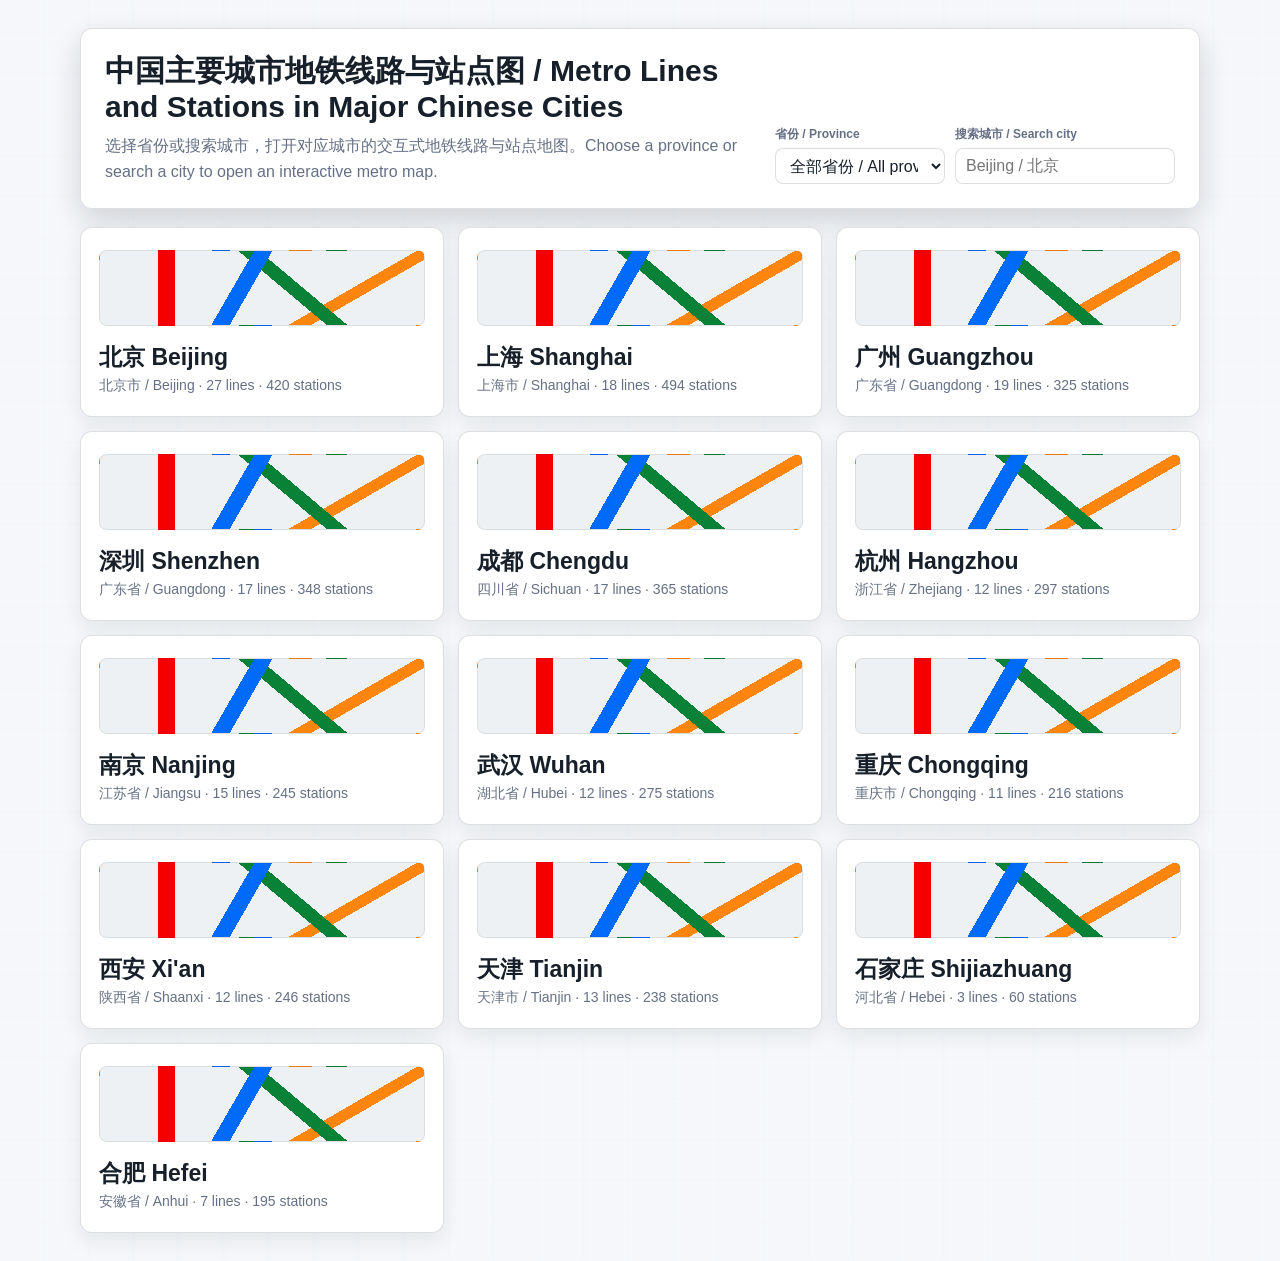
<file: index.html>
<!doctype html>
<html lang="zh-CN">
  <head>
    <meta charset="utf-8" />
    <meta name="viewport" content="width=device-width, initial-scale=1" />
    <title>中国主要城市地铁线路与站点图 / Metro Lines and Stations in Major Chinese Cities</title>
    <link rel="stylesheet" href="vendor/leaflet/leaflet.css" />
    <link rel="stylesheet" href="styles.css" />
  </head>
  <body>
    <main class="app-shell">
      <section id="home-view" class="home-view">
        <header class="home-header">
          <div>
            <h1>中国主要城市地铁线路与站点图 / Metro Lines and Stations in Major Chinese Cities</h1>
            <p>选择省份或搜索城市，打开对应城市的交互式地铁线路与站点地图。Choose a province or search a city to open an interactive metro map.</p>
          </div>
          <div class="home-controls">
            <label class="field">
              <span>省份 / Province</span>
              <select id="province-filter"></select>
            </label>
            <label class="field">
              <span>搜索城市 / Search city</span>
              <input id="city-search" type="search" placeholder="Beijing / 北京" autocomplete="off" />
            </label>
          </div>
        </header>

        <section id="city-grid" class="city-grid" aria-label="Metro city list"></section>
      </section>

      <section id="map-view" class="map-view" hidden>
        <div id="map"></div>
        <header id="map-topbar" class="map-topbar">
          <button id="back-home" type="button">城市 / Cities</button>
          <div>
            <h2 id="city-title"></h2>
            <p id="city-subtitle"></p>
          </div>
          <div class="map-tools">
            <label class="field compact">
              <span>底图 / Basemap</span>
              <select id="style-select">
                <option value="amap-muted" selected>高德黑白 / Gaode muted</option>
                <option value="amap-colorful">高德彩色 / Gaode colorful</option>
                <option value="osm-muted">OSM muted</option>
                <option value="osm-colorful">OSM colorful</option>
              </select>
            </label>
            <label class="field compact">
              <span>站点 / Station</span>
              <input id="station-search" type="search" placeholder="站名 / Station" autocomplete="off" />
            </label>
            <button id="toggle-stations" type="button" aria-pressed="true">站点 / Stations</button>
            <button id="toggle-labels" type="button" aria-pressed="true">站名 / Labels</button>
            <button id="toggle-lines" type="button" aria-pressed="true">线路 / Lines</button>
            <button id="locate-me" type="button" aria-pressed="false">定位 / Locate</button>
            <button id="fit-map" type="button">全图 / Fit</button>
          </div>
          <button id="collapse-topbar" class="collapse-tab top-collapse" type="button" aria-expanded="true" aria-label="折叠顶部工具 / Collapse tools">⌃</button>
        </header>
        <aside id="line-legend" class="legend" aria-label="Line filters">
          <button id="collapse-legend" class="collapse-tab bottom-collapse" type="button" aria-expanded="true" aria-label="折叠线路列表 / Collapse lines">⌄</button>
          <div class="legend-title">线路 / Lines</div>
          <div id="line-filters" class="line-filters"></div>
        </aside>
      </section>
    </main>

    <script src="vendor/leaflet/leaflet.js"></script>
    <script src="cities.js"></script>
    <script src="app.js"></script>
  </body>
</html>
</file>
<file: vendor/leaflet/leaflet.css>
/* required styles */

.leaflet-pane,
.leaflet-tile,
.leaflet-marker-icon,
.leaflet-marker-shadow,
.leaflet-tile-container,
.leaflet-pane > svg,
.leaflet-pane > canvas,
.leaflet-zoom-box,
.leaflet-image-layer,
.leaflet-layer {
	position: absolute;
	left: 0;
	top: 0;
	}
.leaflet-container {
	overflow: hidden;
	}
.leaflet-tile,
.leaflet-marker-icon,
.leaflet-marker-shadow {
	-webkit-user-select: none;
	   -moz-user-select: none;
	        user-select: none;
	  -webkit-user-drag: none;
	}
/* Prevents IE11 from highlighting tiles in blue */
.leaflet-tile::selection {
	background: transparent;
}
/* Safari renders non-retina tile on retina better with this, but Chrome is worse */
.leaflet-safari .leaflet-tile {
	image-rendering: -webkit-optimize-contrast;
	}
/* hack that prevents hw layers "stretching" when loading new tiles */
.leaflet-safari .leaflet-tile-container {
	width: 1600px;
	height: 1600px;
	-webkit-transform-origin: 0 0;
	}
.leaflet-marker-icon,
.leaflet-marker-shadow {
	display: block;
	}
/* .leaflet-container svg: reset svg max-width decleration shipped in Joomla! (joomla.org) 3.x */
/* .leaflet-container img: map is broken in FF if you have max-width: 100% on tiles */
.leaflet-container .leaflet-overlay-pane svg {
	max-width: none !important;
	max-height: none !important;
	}
.leaflet-container .leaflet-marker-pane img,
.leaflet-container .leaflet-shadow-pane img,
.leaflet-container .leaflet-tile-pane img,
.leaflet-container img.leaflet-image-layer,
.leaflet-container .leaflet-tile {
	max-width: none !important;
	max-height: none !important;
	width: auto;
	padding: 0;
	}

.leaflet-container img.leaflet-tile {
	/* See: https://bugs.chromium.org/p/chromium/issues/detail?id=600120 */
	mix-blend-mode: plus-lighter;
}

.leaflet-container.leaflet-touch-zoom {
	-ms-touch-action: pan-x pan-y;
	touch-action: pan-x pan-y;
	}
.leaflet-container.leaflet-touch-drag {
	-ms-touch-action: pinch-zoom;
	/* Fallback for FF which doesn't support pinch-zoom */
	touch-action: none;
	touch-action: pinch-zoom;
}
.leaflet-container.leaflet-touch-drag.leaflet-touch-zoom {
	-ms-touch-action: none;
	touch-action: none;
}
.leaflet-container {
	-webkit-tap-highlight-color: transparent;
}
.leaflet-container a {
	-webkit-tap-highlight-color: rgba(51, 181, 229, 0.4);
}
.leaflet-tile {
	filter: inherit;
	visibility: hidden;
	}
.leaflet-tile-loaded {
	visibility: inherit;
	}
.leaflet-zoom-box {
	width: 0;
	height: 0;
	-moz-box-sizing: border-box;
	     box-sizing: border-box;
	z-index: 800;
	}
/* workaround for https://bugzilla.mozilla.org/show_bug.cgi?id=888319 */
.leaflet-overlay-pane svg {
	-moz-user-select: none;
	}

.leaflet-pane         { z-index: 400; }

.leaflet-tile-pane    { z-index: 200; }
.leaflet-overlay-pane { z-index: 400; }
.leaflet-shadow-pane  { z-index: 500; }
.leaflet-marker-pane  { z-index: 600; }
.leaflet-tooltip-pane   { z-index: 650; }
.leaflet-popup-pane   { z-index: 700; }

.leaflet-map-pane canvas { z-index: 100; }
.leaflet-map-pane svg    { z-index: 200; }

.leaflet-vml-shape {
	width: 1px;
	height: 1px;
	}
.lvml {
	behavior: url(#default#VML);
	display: inline-block;
	position: absolute;
	}


/* control positioning */

.leaflet-control {
	position: relative;
	z-index: 800;
	pointer-events: visiblePainted; /* IE 9-10 doesn't have auto */
	pointer-events: auto;
	}
.leaflet-top,
.leaflet-bottom {
	position: absolute;
	z-index: 1000;
	pointer-events: none;
	}
.leaflet-top {
	top: 0;
	}
.leaflet-right {
	right: 0;
	}
.leaflet-bottom {
	bottom: 0;
	}
.leaflet-left {
	left: 0;
	}
.leaflet-control {
	float: left;
	clear: both;
	}
.leaflet-right .leaflet-control {
	float: right;
	}
.leaflet-top .leaflet-control {
	margin-top: 10px;
	}
.leaflet-bottom .leaflet-control {
	margin-bottom: 10px;
	}
.leaflet-left .leaflet-control {
	margin-left: 10px;
	}
.leaflet-right .leaflet-control {
	margin-right: 10px;
	}


/* zoom and fade animations */

.leaflet-fade-anim .leaflet-popup {
	opacity: 0;
	-webkit-transition: opacity 0.2s linear;
	   -moz-transition: opacity 0.2s linear;
	        transition: opacity 0.2s linear;
	}
.leaflet-fade-anim .leaflet-map-pane .leaflet-popup {
	opacity: 1;
	}
.leaflet-zoom-animated {
	-webkit-transform-origin: 0 0;
	    -ms-transform-origin: 0 0;
	        transform-origin: 0 0;
	}
svg.leaflet-zoom-animated {
	will-change: transform;
}

.leaflet-zoom-anim .leaflet-zoom-animated {
	-webkit-transition: -webkit-transform 0.25s cubic-bezier(0,0,0.25,1);
	   -moz-transition:    -moz-transform 0.25s cubic-bezier(0,0,0.25,1);
	        transition:         transform 0.25s cubic-bezier(0,0,0.25,1);
	}
.leaflet-zoom-anim .leaflet-tile,
.leaflet-pan-anim .leaflet-tile {
	-webkit-transition: none;
	   -moz-transition: none;
	        transition: none;
	}

.leaflet-zoom-anim .leaflet-zoom-hide {
	visibility: hidden;
	}


/* cursors */

.leaflet-interactive {
	cursor: pointer;
	}
.leaflet-grab {
	cursor: -webkit-grab;
	cursor:    -moz-grab;
	cursor:         grab;
	}
.leaflet-crosshair,
.leaflet-crosshair .leaflet-interactive {
	cursor: crosshair;
	}
.leaflet-popup-pane,
.leaflet-control {
	cursor: auto;
	}
.leaflet-dragging .leaflet-grab,
.leaflet-dragging .leaflet-grab .leaflet-interactive,
.leaflet-dragging .leaflet-marker-draggable {
	cursor: move;
	cursor: -webkit-grabbing;
	cursor:    -moz-grabbing;
	cursor:         grabbing;
	}

/* marker & overlays interactivity */
.leaflet-marker-icon,
.leaflet-marker-shadow,
.leaflet-image-layer,
.leaflet-pane > svg path,
.leaflet-tile-container {
	pointer-events: none;
	}

.leaflet-marker-icon.leaflet-interactive,
.leaflet-image-layer.leaflet-interactive,
.leaflet-pane > svg path.leaflet-interactive,
svg.leaflet-image-layer.leaflet-interactive path {
	pointer-events: visiblePainted; /* IE 9-10 doesn't have auto */
	pointer-events: auto;
	}

/* visual tweaks */

.leaflet-container {
	background: #ddd;
	outline-offset: 1px;
	}
.leaflet-container a {
	color: #0078A8;
	}
.leaflet-zoom-box {
	border: 2px dotted #38f;
	background: rgba(255,255,255,0.5);
	}


/* general typography */
.leaflet-container {
	font-family: "Helvetica Neue", Arial, Helvetica, sans-serif;
	font-size: 12px;
	font-size: 0.75rem;
	line-height: 1.5;
	}


/* general toolbar styles */

.leaflet-bar {
	box-shadow: 0 1px 5px rgba(0,0,0,0.65);
	border-radius: 4px;
	}
.leaflet-bar a {
	background-color: #fff;
	border-bottom: 1px solid #ccc;
	width: 26px;
	height: 26px;
	line-height: 26px;
	display: block;
	text-align: center;
	text-decoration: none;
	color: black;
	}
.leaflet-bar a,
.leaflet-control-layers-toggle {
	background-position: 50% 50%;
	background-repeat: no-repeat;
	display: block;
	}
.leaflet-bar a:hover,
.leaflet-bar a:focus {
	background-color: #f4f4f4;
	}
.leaflet-bar a:first-child {
	border-top-left-radius: 4px;
	border-top-right-radius: 4px;
	}
.leaflet-bar a:last-child {
	border-bottom-left-radius: 4px;
	border-bottom-right-radius: 4px;
	border-bottom: none;
	}
.leaflet-bar a.leaflet-disabled {
	cursor: default;
	background-color: #f4f4f4;
	color: #bbb;
	}

.leaflet-touch .leaflet-bar a {
	width: 30px;
	height: 30px;
	line-height: 30px;
	}
.leaflet-touch .leaflet-bar a:first-child {
	border-top-left-radius: 2px;
	border-top-right-radius: 2px;
	}
.leaflet-touch .leaflet-bar a:last-child {
	border-bottom-left-radius: 2px;
	border-bottom-right-radius: 2px;
	}

/* zoom control */

.leaflet-control-zoom-in,
.leaflet-control-zoom-out {
	font: bold 18px 'Lucida Console', Monaco, monospace;
	text-indent: 1px;
	}

.leaflet-touch .leaflet-control-zoom-in, .leaflet-touch .leaflet-control-zoom-out  {
	font-size: 22px;
	}


/* layers control */

.leaflet-control-layers {
	box-shadow: 0 1px 5px rgba(0,0,0,0.4);
	background: #fff;
	border-radius: 5px;
	}
.leaflet-control-layers-toggle {
	background-image: url(images/layers.png);
	width: 36px;
	height: 36px;
	}
.leaflet-retina .leaflet-control-layers-toggle {
	background-image: url(images/layers-2x.png);
	background-size: 26px 26px;
	}
.leaflet-touch .leaflet-control-layers-toggle {
	width: 44px;
	height: 44px;
	}
.leaflet-control-layers .leaflet-control-layers-list,
.leaflet-control-layers-expanded .leaflet-control-layers-toggle {
	display: none;
	}
.leaflet-control-layers-expanded .leaflet-control-layers-list {
	display: block;
	position: relative;
	}
.leaflet-control-layers-expanded {
	padding: 6px 10px 6px 6px;
	color: #333;
	background: #fff;
	}
.leaflet-control-layers-scrollbar {
	overflow-y: scroll;
	overflow-x: hidden;
	padding-right: 5px;
	}
.leaflet-control-layers-selector {
	margin-top: 2px;
	position: relative;
	top: 1px;
	}
.leaflet-control-layers label {
	display: block;
	font-size: 13px;
	font-size: 1.08333em;
	}
.leaflet-control-layers-separator {
	height: 0;
	border-top: 1px solid #ddd;
	margin: 5px -10px 5px -6px;
	}

/* Default icon URLs */
.leaflet-default-icon-path { /* used only in path-guessing heuristic, see L.Icon.Default */
	background-image: url(images/marker-icon.png);
	}


/* attribution and scale controls */

.leaflet-container .leaflet-control-attribution {
	background: #fff;
	background: rgba(255, 255, 255, 0.8);
	margin: 0;
	}
.leaflet-control-attribution,
.leaflet-control-scale-line {
	padding: 0 5px;
	color: #333;
	line-height: 1.4;
	}
.leaflet-control-attribution a {
	text-decoration: none;
	}
.leaflet-control-attribution a:hover,
.leaflet-control-attribution a:focus {
	text-decoration: underline;
	}
.leaflet-attribution-flag {
	display: inline !important;
	vertical-align: baseline !important;
	width: 1em;
	height: 0.6669em;
	}
.leaflet-left .leaflet-control-scale {
	margin-left: 5px;
	}
.leaflet-bottom .leaflet-control-scale {
	margin-bottom: 5px;
	}
.leaflet-control-scale-line {
	border: 2px solid #777;
	border-top: none;
	line-height: 1.1;
	padding: 2px 5px 1px;
	white-space: nowrap;
	-moz-box-sizing: border-box;
	     box-sizing: border-box;
	background: rgba(255, 255, 255, 0.8);
	text-shadow: 1px 1px #fff;
	}
.leaflet-control-scale-line:not(:first-child) {
	border-top: 2px solid #777;
	border-bottom: none;
	margin-top: -2px;
	}
.leaflet-control-scale-line:not(:first-child):not(:last-child) {
	border-bottom: 2px solid #777;
	}

.leaflet-touch .leaflet-control-attribution,
.leaflet-touch .leaflet-control-layers,
.leaflet-touch .leaflet-bar {
	box-shadow: none;
	}
.leaflet-touch .leaflet-control-layers,
.leaflet-touch .leaflet-bar {
	border: 2px solid rgba(0,0,0,0.2);
	background-clip: padding-box;
	}


/* popup */

.leaflet-popup {
	position: absolute;
	text-align: center;
	margin-bottom: 20px;
	}
.leaflet-popup-content-wrapper {
	padding: 1px;
	text-align: left;
	border-radius: 12px;
	}
.leaflet-popup-content {
	margin: 13px 24px 13px 20px;
	line-height: 1.3;
	font-size: 13px;
	font-size: 1.08333em;
	min-height: 1px;
	}
.leaflet-popup-content p {
	margin: 17px 0;
	margin: 1.3em 0;
	}
.leaflet-popup-tip-container {
	width: 40px;
	height: 20px;
	position: absolute;
	left: 50%;
	margin-top: -1px;
	margin-left: -20px;
	overflow: hidden;
	pointer-events: none;
	}
.leaflet-popup-tip {
	width: 17px;
	height: 17px;
	padding: 1px;

	margin: -10px auto 0;
	pointer-events: auto;

	-webkit-transform: rotate(45deg);
	   -moz-transform: rotate(45deg);
	    -ms-transform: rotate(45deg);
	        transform: rotate(45deg);
	}
.leaflet-popup-content-wrapper,
.leaflet-popup-tip {
	background: white;
	color: #333;
	box-shadow: 0 3px 14px rgba(0,0,0,0.4);
	}
.leaflet-container a.leaflet-popup-close-button {
	position: absolute;
	top: 0;
	right: 0;
	border: none;
	text-align: center;
	width: 24px;
	height: 24px;
	font: 16px/24px Tahoma, Verdana, sans-serif;
	color: #757575;
	text-decoration: none;
	background: transparent;
	}
.leaflet-container a.leaflet-popup-close-button:hover,
.leaflet-container a.leaflet-popup-close-button:focus {
	color: #585858;
	}
.leaflet-popup-scrolled {
	overflow: auto;
	}

.leaflet-oldie .leaflet-popup-content-wrapper {
	-ms-zoom: 1;
	}
.leaflet-oldie .leaflet-popup-tip {
	width: 24px;
	margin: 0 auto;

	-ms-filter: "progid:DXImageTransform.Microsoft.Matrix(M11=0.70710678, M12=0.70710678, M21=-0.70710678, M22=0.70710678)";
	filter: progid:DXImageTransform.Microsoft.Matrix(M11=0.70710678, M12=0.70710678, M21=-0.70710678, M22=0.70710678);
	}

.leaflet-oldie .leaflet-control-zoom,
.leaflet-oldie .leaflet-control-layers,
.leaflet-oldie .leaflet-popup-content-wrapper,
.leaflet-oldie .leaflet-popup-tip {
	border: 1px solid #999;
	}


/* div icon */

.leaflet-div-icon {
	background: #fff;
	border: 1px solid #666;
	}


/* Tooltip */
/* Base styles for the element that has a tooltip */
.leaflet-tooltip {
	position: absolute;
	padding: 6px;
	background-color: #fff;
	border: 1px solid #fff;
	border-radius: 3px;
	color: #222;
	white-space: nowrap;
	-webkit-user-select: none;
	-moz-user-select: none;
	-ms-user-select: none;
	user-select: none;
	pointer-events: none;
	box-shadow: 0 1px 3px rgba(0,0,0,0.4);
	}
.leaflet-tooltip.leaflet-interactive {
	cursor: pointer;
	pointer-events: auto;
	}
.leaflet-tooltip-top:before,
.leaflet-tooltip-bottom:before,
.leaflet-tooltip-left:before,
.leaflet-tooltip-right:before {
	position: absolute;
	pointer-events: none;
	border: 6px solid transparent;
	background: transparent;
	content: "";
	}

/* Directions */

.leaflet-tooltip-bottom {
	margin-top: 6px;
}
.leaflet-tooltip-top {
	margin-top: -6px;
}
.leaflet-tooltip-bottom:before,
.leaflet-tooltip-top:before {
	left: 50%;
	margin-left: -6px;
	}
.leaflet-tooltip-top:before {
	bottom: 0;
	margin-bottom: -12px;
	border-top-color: #fff;
	}
.leaflet-tooltip-bottom:before {
	top: 0;
	margin-top: -12px;
	margin-left: -6px;
	border-bottom-color: #fff;
	}
.leaflet-tooltip-left {
	margin-left: -6px;
}
.leaflet-tooltip-right {
	margin-left: 6px;
}
.leaflet-tooltip-left:before,
.leaflet-tooltip-right:before {
	top: 50%;
	margin-top: -6px;
	}
.leaflet-tooltip-left:before {
	right: 0;
	margin-right: -12px;
	border-left-color: #fff;
	}
.leaflet-tooltip-right:before {
	left: 0;
	margin-left: -12px;
	border-right-color: #fff;
	}

/* Printing */

@media print {
	/* Prevent printers from removing background-images of controls. */
	.leaflet-control {
		-webkit-print-color-adjust: exact;
		print-color-adjust: exact;
		}
	}
</file>
<file: styles.css>
:root {
  --panel: rgba(255, 255, 255, 0.95);
  --text: #17202a;
  --muted: #667085;
  --border: rgba(21, 33, 48, 0.14);
  --shadow: 0 12px 30px rgba(17, 24, 39, 0.16);
}

.leaflet-container {
  overflow: hidden;
  background: #ddd;
  outline-offset: 1px;
  font-family: inherit;
  touch-action: pan-x pan-y;
}

.leaflet-pane,
.leaflet-tile,
.leaflet-marker-icon,
.leaflet-marker-shadow,
.leaflet-tile-container,
.leaflet-pane > svg,
.leaflet-pane > canvas,
.leaflet-zoom-box,
.leaflet-image-layer,
.leaflet-layer {
  position: absolute;
  left: 0;
  top: 0;
}

.leaflet-tile,
.leaflet-marker-icon,
.leaflet-marker-shadow {
  user-select: none;
  -webkit-user-drag: none;
}

.leaflet-tile {
  filter: inherit;
  visibility: hidden;
}

.leaflet-tile-loaded {
  visibility: inherit;
}

.leaflet-pane {
  z-index: 400;
}

.leaflet-tile-pane {
  z-index: 200;
}

.leaflet-overlay-pane {
  z-index: 400;
}

.leaflet-shadow-pane {
  z-index: 500;
}

.leaflet-marker-pane {
  z-index: 600;
}

.leaflet-tooltip-pane {
  z-index: 650;
}

.leaflet-popup-pane {
  z-index: 700;
}

.leaflet-map-pane canvas {
  z-index: 100;
}

.leaflet-control {
  position: relative;
  z-index: 800;
  clear: both;
  pointer-events: auto;
}

.leaflet-top,
.leaflet-bottom {
  position: absolute;
  z-index: 1000;
  pointer-events: none;
}

.leaflet-top {
  top: 0;
}

.leaflet-right {
  right: 0;
}

.leaflet-bottom {
  bottom: 0;
}

.leaflet-left {
  left: 0;
}

.leaflet-control-zoom a {
  display: block;
  width: 30px;
  height: 30px;
  border-bottom: 1px solid #ccc;
  background: #fff;
  color: #17202a;
  line-height: 30px;
  text-align: center;
  text-decoration: none;
  font: 700 18px/30px Arial, sans-serif;
}

.leaflet-control-attribution {
  padding: 0 5px;
  background: rgba(255, 255, 255, 0.78);
  font-size: 10px;
}

.leaflet-popup {
  position: absolute;
  margin-bottom: 20px;
  text-align: center;
}

.leaflet-popup-content-wrapper {
  border-radius: 8px;
  background: #fff;
  box-shadow: 0 3px 14px rgba(0, 0, 0, 0.24);
  text-align: left;
}

.leaflet-popup-tip-container {
  position: absolute;
  left: 50%;
  width: 40px;
  height: 20px;
  margin-left: -20px;
  overflow: hidden;
  pointer-events: none;
}

.leaflet-popup-tip {
  width: 17px;
  height: 17px;
  margin: -10px auto 0;
  transform: rotate(45deg);
  background: #fff;
  box-shadow: 0 3px 14px rgba(0, 0, 0, 0.24);
}

.leaflet-interactive {
  cursor: pointer;
}

* {
  box-sizing: border-box;
}

html,
body,
.app-shell,
.map-view,
#map {
  width: 100%;
  height: 100%;
  margin: 0;
}

body {
  color: var(--text);
  font-family:
    -apple-system, BlinkMacSystemFont, "Segoe UI", "PingFang SC", "Microsoft YaHei",
    sans-serif;
  background: #f3f6f8;
}

button,
input,
select {
  font: inherit;
}

button,
select,
input {
  height: 36px;
  border: 1px solid var(--border);
  border-radius: 8px;
  background: #fff;
  color: var(--text);
}

button,
select {
  cursor: pointer;
}

button {
  padding: 0 12px;
}

input,
select {
  min-width: 0;
  padding: 0 10px;
}

.home-view {
  min-height: 100%;
  padding: 28px;
  background:
    linear-gradient(rgba(246, 248, 251, 0.92), rgba(246, 248, 251, 0.92)),
    repeating-linear-gradient(90deg, transparent 0 42px, rgba(19, 61, 115, 0.07) 42px 45px),
    repeating-linear-gradient(0deg, transparent 0 38px, rgba(19, 61, 115, 0.06) 38px 41px),
    #eef4f7;
}

.home-header {
  display: flex;
  align-items: end;
  justify-content: space-between;
  gap: 18px;
  max-width: 1120px;
  margin: 0 auto 18px;
  padding: 24px;
  border: 1px solid var(--border);
  border-radius: 12px;
  background: var(--panel);
  box-shadow: var(--shadow);
}

h1,
h2,
p {
  margin: 0;
}

h1 {
  font-size: 30px;
  line-height: 1.2;
  letter-spacing: 0;
}

.home-header p {
  max-width: 660px;
  margin-top: 8px;
  color: var(--muted);
  line-height: 1.6;
}

.home-controls {
  display: grid;
  grid-template-columns: 170px 220px;
  gap: 10px;
}

.field {
  display: grid;
  gap: 5px;
}

.field span {
  color: var(--muted);
  font-size: 12px;
  font-weight: 700;
}

.city-grid {
  display: grid;
  grid-template-columns: repeat(3, minmax(0, 1fr));
  gap: 14px;
  max-width: 1120px;
  margin: 0 auto;
}

.city-card {
  min-height: 190px;
  padding: 18px;
  border: 1px solid var(--border);
  border-radius: 12px;
  background: #fff;
  box-shadow: 0 8px 22px rgba(17, 24, 39, 0.08);
  text-align: left;
}

.city-card:hover,
.city-card:focus-visible {
  border-color: rgba(0, 107, 250, 0.42);
  box-shadow: 0 14px 30px rgba(17, 24, 39, 0.14);
  outline: none;
  transform: translateY(-1px);
}

.city-card h2 {
  font-size: 23px;
}

.city-card .meta {
  margin-top: 4px;
  color: var(--muted);
  font-size: 14px;
}

.mini-map {
  height: 76px;
  margin-bottom: 16px;
  border: 1px solid rgba(0, 0, 0, 0.08);
  border-radius: 8px;
  background:
    linear-gradient(90deg, transparent 0 18%, #f50000 18% 23%, transparent 23%),
    linear-gradient(120deg, transparent 0 42%, #006bfa 42% 47%, transparent 47%),
    linear-gradient(40deg, transparent 0 55%, #098137 55% 60%, transparent 60%),
    linear-gradient(150deg, transparent 0 70%, #ff850d 70% 75%, transparent 75%),
    #eef1f3;
}

.map-view {
  position: relative;
  overflow: hidden;
}

.map-topbar {
  position: absolute;
  z-index: 700;
  top: 14px;
  left: 14px;
  right: 14px;
  display: grid;
  grid-template-columns: auto minmax(180px, 1fr) auto;
  align-items: center;
  gap: 10px;
  padding: 10px 12px;
  border: 1px solid var(--border);
  border-radius: 8px;
  background: var(--panel);
  box-shadow: var(--shadow);
  backdrop-filter: blur(10px);
}

.collapse-tab {
  display: none;
  align-items: center;
  justify-content: center;
  width: 38px;
  height: 28px;
  padding: 0;
  border-radius: 999px;
  font-size: 20px;
  line-height: 1;
}

.map-topbar h2 {
  font-size: 18px;
}

.map-topbar p {
  margin-top: 2px;
  color: var(--muted);
  font-size: 12px;
}

.map-tools {
  display: grid;
  grid-template-columns: 138px 150px auto auto auto auto auto;
  align-items: end;
  gap: 8px;
}

.compact input,
.compact select {
  width: 100%;
}

button[aria-pressed="false"] {
  color: var(--muted);
  background: #f3f5f7;
}

.legend {
  position: absolute;
  z-index: 650;
  left: 14px;
  bottom: 18px;
  width: min(430px, calc(100vw - 28px));
  padding: 10px;
  border: 1px solid var(--border);
  border-radius: 8px;
  background: var(--panel);
  box-shadow: var(--shadow);
  backdrop-filter: blur(10px);
}

.bottom-collapse {
  position: absolute;
  top: -15px;
  left: 50%;
  transform: translateX(-50%);
}

.legend-title {
  margin-bottom: 8px;
  color: var(--muted);
  font-size: 12px;
  font-weight: 700;
}

.line-filters {
  display: grid;
  grid-template-columns: repeat(4, minmax(0, 1fr));
  gap: 6px;
  max-height: 170px;
  overflow: auto;
}

.line-filter {
  display: flex;
  align-items: center;
  justify-content: center;
  gap: 6px;
  height: 32px;
  padding: 0 7px;
  border: 1px solid var(--border);
  border-radius: 8px;
  background: #fff;
  font-size: 12px;
  white-space: nowrap;
}

.line-filter input {
  position: absolute;
  width: 1px;
  height: 1px;
  opacity: 0;
}

.line-filter:has(input:not(:checked)) {
  color: var(--muted);
  background: #f2f4f7;
}

.swatch {
  width: 11px;
  height: 11px;
  border-radius: 50%;
  border: 1px solid rgba(0, 0, 0, 0.16);
}

.station-marker {
  width: 8px;
  height: 8px;
  margin-left: -4px;
  margin-top: -4px;
  border: 1.5px solid #26323f;
  border-radius: 50%;
  background: #fff;
  box-shadow: 0 0 0 1px rgba(255, 255, 255, 0.9), 0 1px 3px rgba(0, 0, 0, 0.24);
}

.station-marker.highlight {
  width: 19px;
  height: 19px;
  margin-left: -10px;
  margin-top: -10px;
  border-width: 3px;
  background: #ffcc00;
}

.user-location-dot {
  filter: drop-shadow(0 2px 7px rgba(22, 119, 255, 0.55));
}

.station-label,
.line-label {
  pointer-events: none;
  border: 0;
  background: transparent;
  box-shadow: none;
}

.station-label span {
  display: inline-block;
  padding: 2px 5px;
  border: 1px solid rgba(255, 255, 255, 0.95);
  border-radius: 4px;
  background: rgba(255, 255, 255, 0.9);
  color: #17202a;
  font-size: 11px;
  font-weight: 600;
  white-space: nowrap;
  text-shadow: 0 1px 0 #fff;
  box-shadow: 0 1px 3px rgba(15, 23, 42, 0.14);
}

.line-label span {
  display: inline-flex;
  min-width: 26px;
  height: 26px;
  align-items: center;
  justify-content: center;
  border: 2px solid #fff;
  border-radius: 50%;
  color: #fff;
  font-size: 13px;
  font-weight: 800;
  box-shadow: 0 2px 8px rgba(0, 0, 0, 0.26);
}

.leaflet-tile-pane.muted-tiles {
  filter: grayscale(88%) saturate(32%) brightness(1.08) contrast(0.92);
}

.north-arrow {
  display: flex;
  width: 36px;
  height: 44px;
  align-items: center;
  justify-content: center;
  flex-direction: column;
  border: 1px solid var(--border);
  border-radius: 8px;
  background: rgba(255, 255, 255, 0.94);
  color: #17202a;
  font-size: 11px;
  font-weight: 800;
  box-shadow: var(--shadow);
}

.north-arrow-symbol {
  font-size: 22px;
  line-height: 18px;
}

.leaflet-control-scale {
  margin-right: 8px;
  margin-bottom: 8px;
}

.leaflet-control-scale-line {
  border-color: #17202a;
  border-top: 0;
  background: rgba(255, 255, 255, 0.86);
  color: #17202a;
  font-weight: 700;
}

.leaflet-popup-content {
  min-width: 150px;
  margin: 12px 14px;
}

.popup-title {
  margin-bottom: 4px;
  font-size: 15px;
  font-weight: 700;
}

.popup-meta {
  color: var(--muted);
  font-size: 12px;
}

@media (max-width: 920px) {
  .home-header {
    align-items: stretch;
    flex-direction: column;
  }

  .home-controls,
  .city-grid {
    grid-template-columns: 1fr;
  }

  .map-topbar {
    align-items: stretch;
    grid-template-columns: 1fr;
  }

  .map-tools {
    grid-template-columns: 1fr 1fr auto auto;
  }
}

@media (max-width: 560px) {
  .home-view {
    padding: 14px;
  }

  .home-header {
    padding: 18px;
  }

  h1 {
    font-size: 24px;
  }

  .map-tools {
    grid-template-columns: 1fr 1fr;
  }

  .map-topbar {
    top: 10px;
    left: 10px;
    right: 10px;
    padding-bottom: 22px;
  }

  .collapse-tab {
    display: inline-flex;
  }

  .top-collapse {
    position: absolute;
    left: 50%;
    bottom: -14px;
    transform: translateX(-50%);
  }

  .map-topbar.is-collapsed {
    left: 50%;
    right: auto;
    width: auto;
    min-width: 104px;
    grid-template-columns: 1fr;
    padding: 6px;
    transform: translateX(-50%);
  }

  .map-topbar.is-collapsed > button:not(.collapse-tab),
  .map-topbar.is-collapsed > div:not(.map-tools),
  .map-topbar.is-collapsed .map-tools {
    display: none;
  }

  .map-topbar.is-collapsed .top-collapse {
    position: static;
    transform: none;
    width: auto;
    padding: 0 12px;
  }

  .legend {
    left: 10px;
    right: 10px;
    bottom: 18px;
    width: auto;
    max-height: 42vh;
  }

  .legend.is-collapsed {
    left: 50%;
    right: auto;
    bottom: 12px;
    width: auto;
    min-width: 104px;
    padding: 6px;
    transform: translateX(-50%);
  }

  .legend.is-collapsed .legend-title,
  .legend.is-collapsed .line-filters {
    display: none;
  }

  .legend.is-collapsed .bottom-collapse {
    position: static;
    transform: none;
    width: auto;
    padding: 0 12px;
  }

  .line-filters {
    grid-template-columns: repeat(3, minmax(0, 1fr));
    max-height: 34vh;
  }
}
</file>
